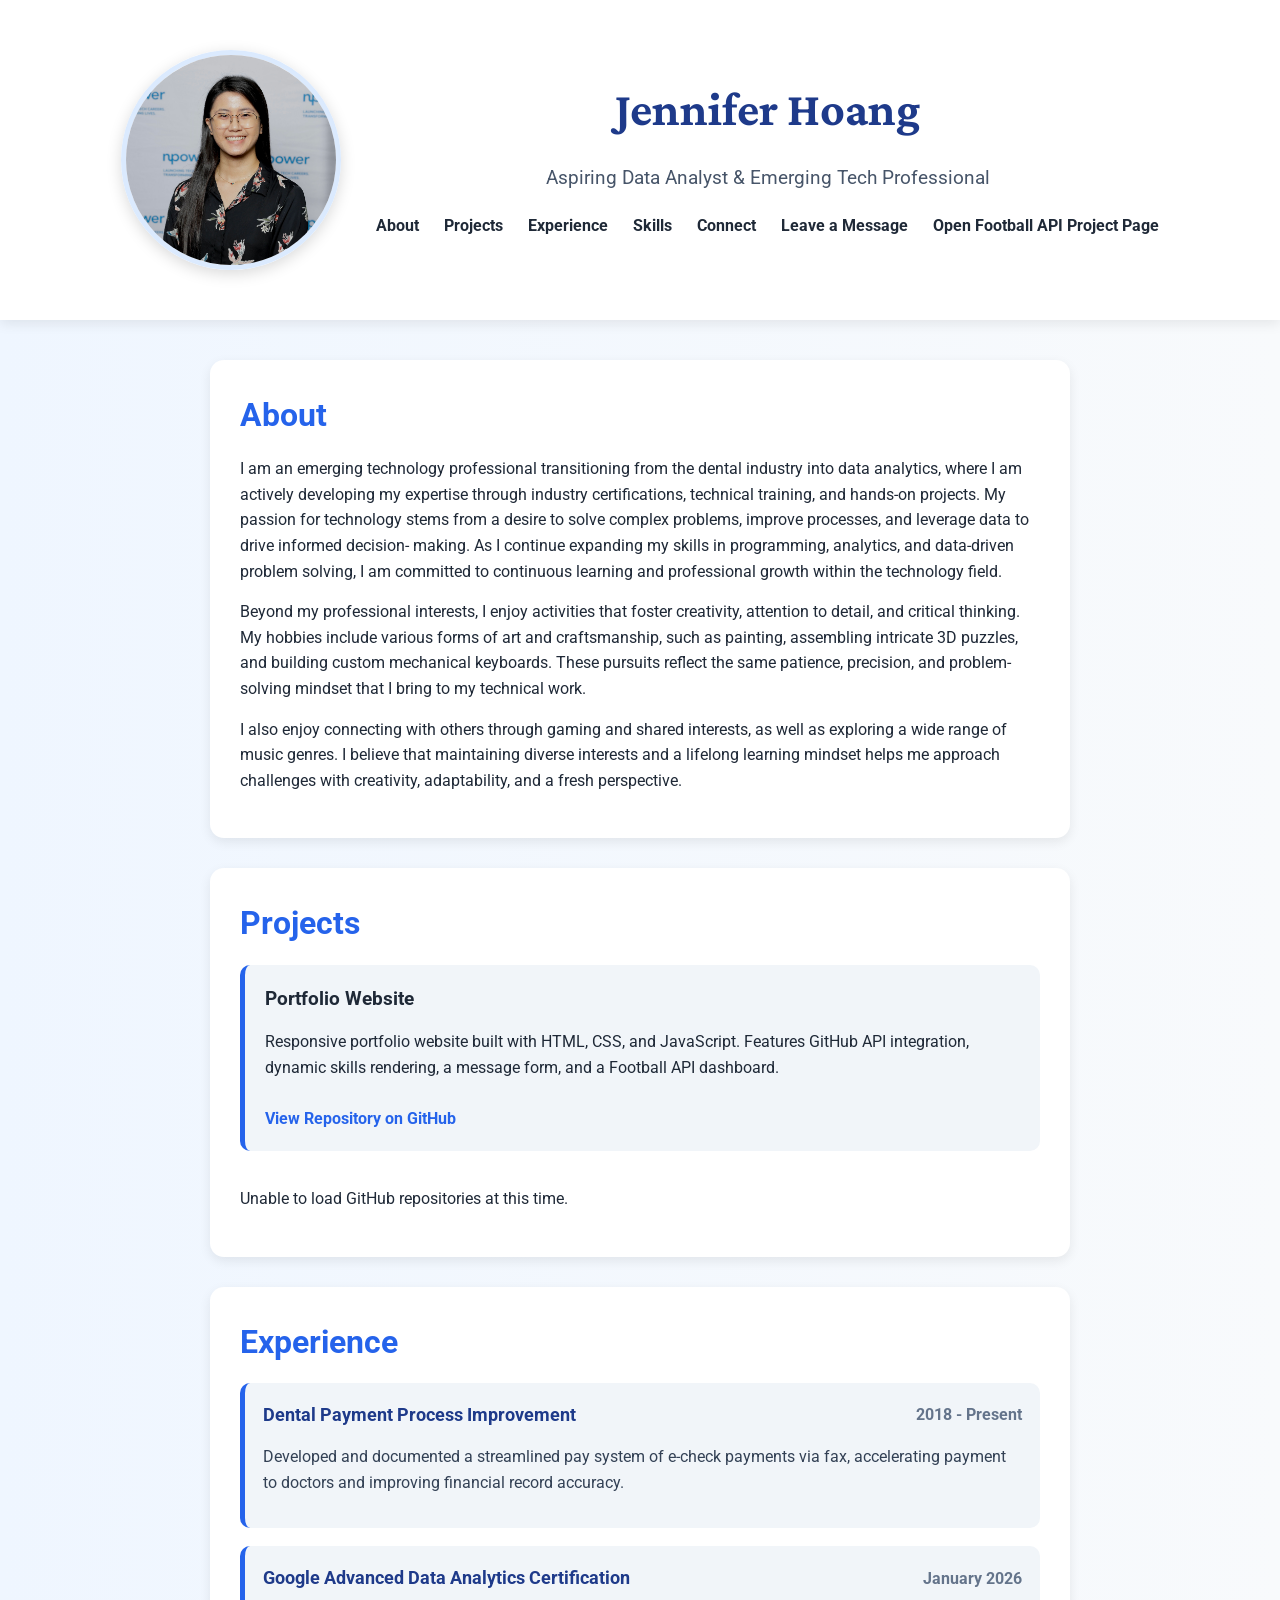
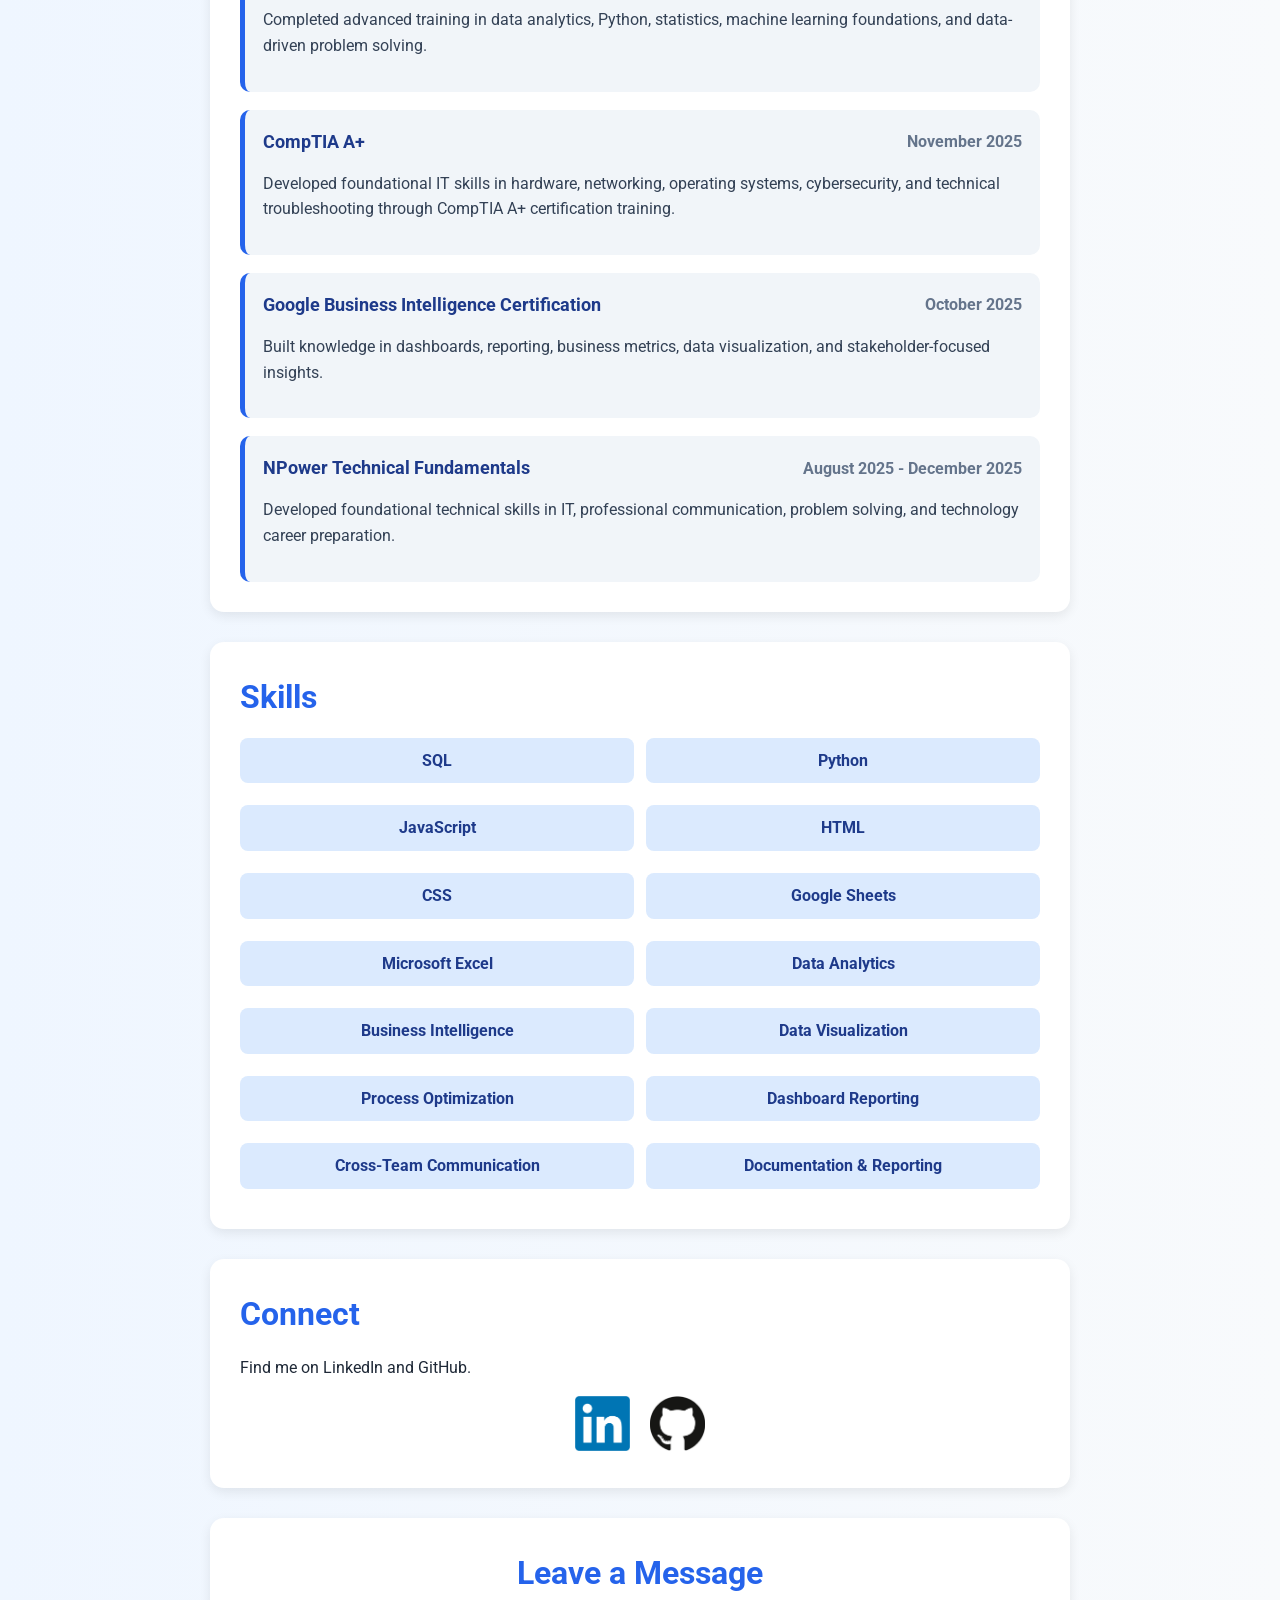
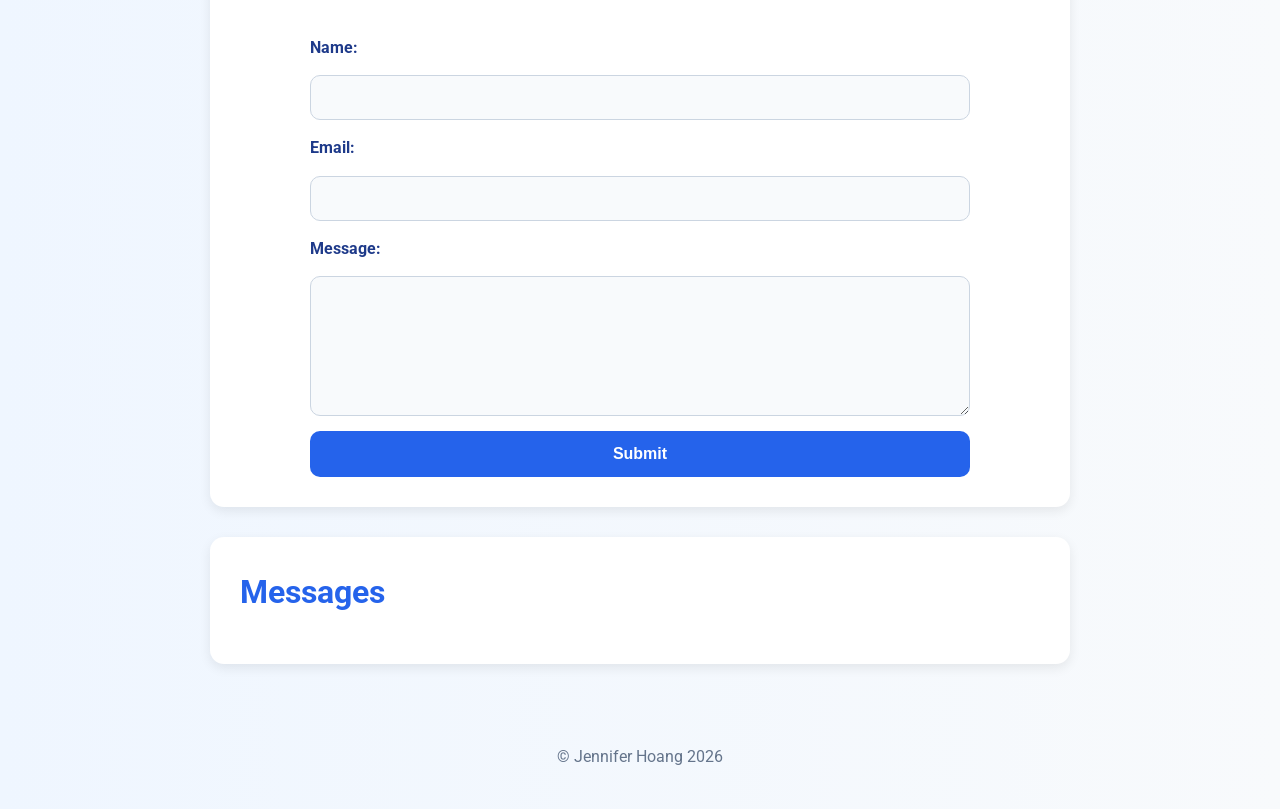
<file: index.html>
<!DOCTYPE html>
<html lang="en">
<head>
    <meta charset="UTF-8">
    <meta name="viewport" content="width=device-width, initial-scale=1.0">
    <meta name="description" content="Jennifer Hoang's Portfolio Website">
    <meta name="author" content="Jennifer Hoang">

    <title>Jennifer Hoang's Portfolio</title>

    <link rel="stylesheet" href="css/index.css">

    <link rel="preconnect" href="https://fonts.googleapis.com">
    <link rel="preconnect" href="https://fonts.gstatic.com" crossorigin>
    <link href="https://fonts.googleapis.com/css2?family=Roboto&family=Crimson+Pro:wght@400;700&display=swap" rel="stylesheet">
</head>

<body>

    <header class="hero">
        <img class="profile-image" src="images/profile.jpeg" alt="Jennifer Hoang Profile Photo">

        <div class="hero-text">
            <h1>Jennifer Hoang</h1>
            <p>Aspiring Data Analyst & Emerging Tech Professional</p>

            <nav>
                <ul>
                    <li><a href="#About">About</a></li>
                    <li><a href="#Projects">Projects</a></li>
                    <li><a href="#Experience">Experience</a></li>
                    <li><a href="#skills">Skills</a></li>
                    <li><a href="#Connect">Connect</a></li>
                    <li><a href="#message">Leave a Message</a></li>
                    <li><a href="football.html">Open Football API Project Page</a></li>
                </ul>
            </nav>
        </div>
    </header>

    <main>

        <section id="About" class="card">
            <h2>About</h2>

            <p>
                I am an emerging technology professional transitioning from the dental industry into data 
                analytics, where I am actively developing my expertise through industry certifications, 
                technical training, and hands-on projects. My passion for technology stems from a desire 
                to solve complex problems, improve processes, and leverage data to drive informed decision-
                making. As I continue expanding my skills in programming, analytics, and data-driven problem
                solving, I am committed to continuous learning and professional growth within the technology
                field.
            </p>

            <p>
                Beyond my professional interests, I enjoy activities that foster creativity, attention to 
                detail, and critical thinking. My hobbies include various forms of art and craftsmanship, 
                such as painting, assembling intricate 3D puzzles, and building custom mechanical keyboards. 
                These pursuits reflect the same patience, precision, and problem-solving mindset that I bring
                to my technical work.
            </p>

            <p>
                I also enjoy connecting with others through gaming and shared interests, as well as exploring 
                a wide range of music genres. I believe that maintaining diverse interests and a lifelong 
                learning mindset helps me approach challenges with creativity, adaptability, and a fresh 
                perspective.
            </p>
        </section>

        <section id="Projects" class="card">
            <h2>Projects</h2>

            <div class="project-highlight">
             <h3>Portfolio Website</h3>

                <p>
                 Responsive portfolio website built with HTML, CSS, and JavaScript.
                 Features GitHub API integration, dynamic skills rendering, a message form,
                 and a Football API dashboard.
                </p>

                <a
                 href="https://github.com/jenferno/jennifer-hoang-spring26"
                 target="_blank"
                 rel="noopener noreferrer"
                 class="project-link"
                 aria-label="View Jennifer Hoang portfolio repository on GitHub"
                >
                 View Repository on GitHub
                </a>
            </div>

                <ul></ul>
        </section>

        <section id="Experience" class="card">
            <h2>Experience</h2>

            <div class="experience-list">

                <div class="experience-item">
                    <div class="experience-header">
                        <h3>Dental Payment Process Improvement</h3>
                        <span>2018 - Present</span>
                    </div>

                    <p>
                        Developed and documented a streamlined pay system of e-check payments
                        via fax, accelerating payment to doctors and improving financial record accuracy.
                    </p>    
                </div>

                <div class="experience-item">
                    <div class="experience-header">
                        <h3>Google Advanced Data Analytics Certification</h3>
                        <span>January 2026</span>
                    </div>

                    <p>
                        Completed advanced training in data analytics, Python, statistics,
                        machine learning foundations, and data-driven problem solving.
                    </p>
                </div>

                <div class="experience-item">
                    <div class="experience-header">
                        <h3>CompTIA A+</h3>
                        <span>November 2025</span>
                    </div>

                    <p>
                        Developed foundational IT skills in hardware, networking, operating systems, 
                        cybersecurity, and technical troubleshooting through CompTIA A+ certification
                        training.
                    </p>
                </div>

                <div class="experience-item">
                    <div class="experience-header">
                        <h3>Google Business Intelligence Certification</h3>
                        <span>October 2025</span>
                    </div>

                    <p>
                        Built knowledge in dashboards, reporting, business metrics,
                        data visualization, and stakeholder-focused insights.
                    </p>
                </div>

                <div class="experience-item">
                    <div class="experience-header">
                        <h3>NPower Technical Fundamentals</h3>
                        <span>August 2025 - December 2025</span>
                    </div>

                    <p>
                        Developed foundational technical skills in IT, professional communication,
                        problem solving, and technology career preparation.
                    </p>
                </div>

            </div>
        </section>

        <section id="skills" class="card">
            <h2>Skills</h2>

            <ul class="skills-list"></ul>
        </section>

        <section id="Connect" class="card">
            <h2>Connect</h2>
            <p>Find me on LinkedIn and GitHub.</p>

            <div class="social-links">

                <a href="https://www.linkedin.com/in/jennifernhoang8/"
                   target="_blank"
                   rel="noopener noreferrer"
                   aria-label="Visit Jennifer's LinkedIn profile">
                    <img
                        src="images/linkedin-logo.png"
                        alt="LinkedIn"
                        class="social-icon"
                    >
                </a>

                <a href="https://github.com/jenferno"
                   target="_blank"
                   rel="noopener noreferrer"
                   aria-label="Visit Jennifer's GitHub profile">
                    <img
                        src="images/github-logo.png"
                        alt="GitHub"
                        class="social-icon"
                    >
                </a>

            </div>
        </section>

        <section id="message" class="card">
            <h2>Leave a Message</h2>

            <form name="leave_message">

                <label for="usersName">Name:</label>
                <input
                    type="text"
                    id="usersName"
                    name="usersName"
                    required
                >

                <label for="usersEmail">Email:</label>
                <input
                    type="email"
                    id="usersEmail"
                    name="usersEmail"
                    required
                >

                <label for="usersMessage">Message:</label>
                <textarea
                    id="usersMessage"
                    name="usersMessage"
                    required
                ></textarea>

                <button type="submit">
                    Submit
                </button>

            </form>
        </section>

        <section id="messages" class="card">
            <h2>Messages</h2>
            <ul></ul>
        </section>

    </main>

    <footer></footer>

    <script src="js/index.js"></script>
</body>
</html>
</file>
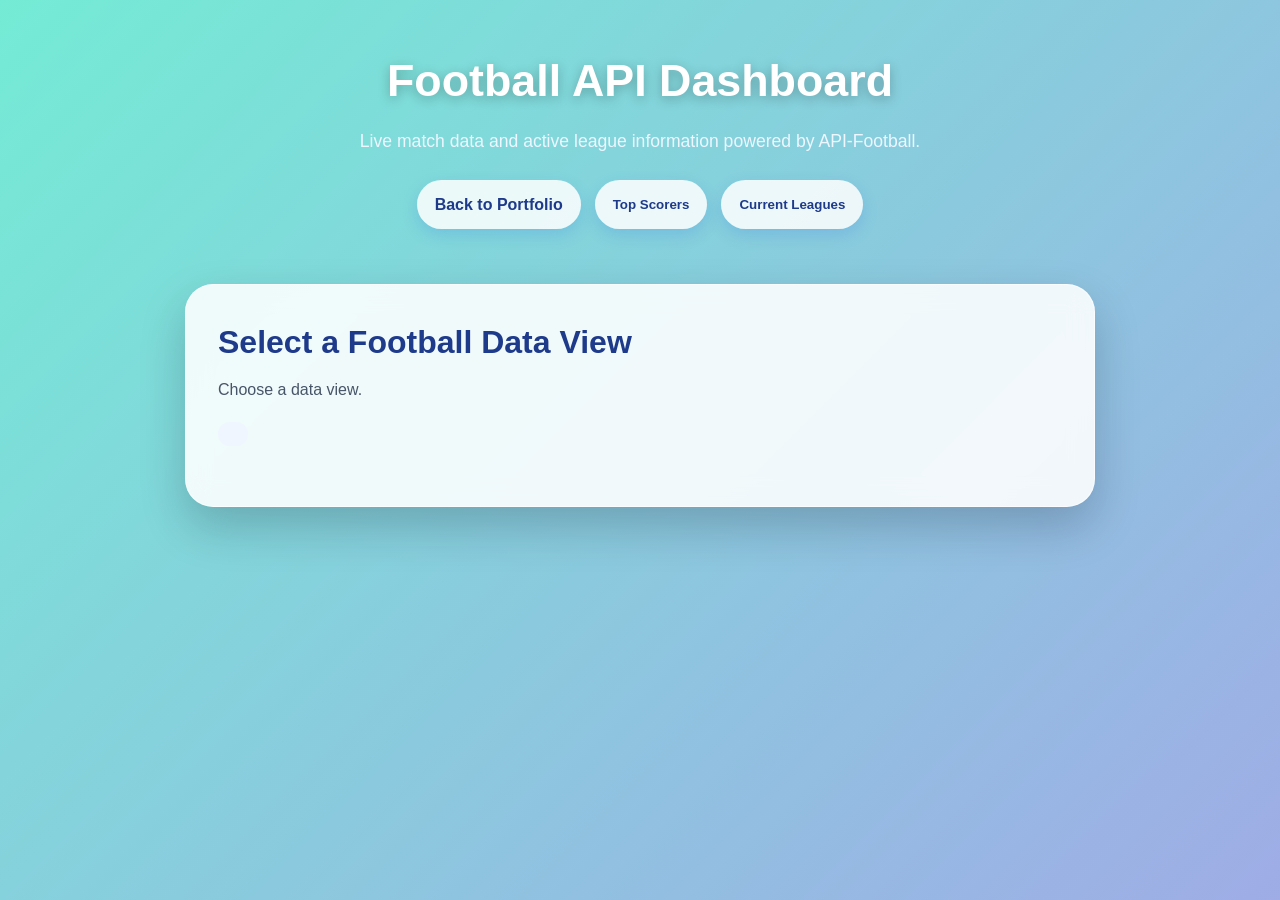
<file: football.html>
<!DOCTYPE html>
<html lang="en">
<head>
    <meta charset="UTF-8">
    <meta name="viewport" content="width=device-width, initial-scale=1.0">
    <title>Football API Dashboard</title>
    <link rel="stylesheet" href="css/football.css">
</head>

<body>
    <header class="page-header">
        <h1>Football API Dashboard</h1>
        <p>Live match data and active league information powered by API-Football.</p>

        <nav class="top-nav">
            <a href="index.html">Back to Portfolio</a>
            <button id="show-scorers" aria-label="Display Premier League top scorers" type="button">Top Scorers</button>
            <button id="show-leagues" aria-label="Display current football leagues" type="button">Current Leagues</button>
        </nav>
    </header>

    <main>
        <section class="dashboard-card">
            <h2 id="data-title">Select a Football Data View</h2>
            <p id="data-description">Choose a data view.</p>

            <div id="status-message" class="status-message"></div>

            <ul id="football-data-list" class="data-list" aria-live="polite"></ul>
        </section>
    </main>

    <script src="js/football.js"></script>
</body>
</html>
</file>
<file: css/index.css>
* {
    margin: 0;
    padding: 0;
    box-sizing: border-box;
}

html {
    scroll-behavior: smooth;
    font-family: 'Roboto', Arial, Helvetica, sans-serif;
}

body {
    background: linear-gradient(to right, #eff6ff, #f8fafc);
    color: #1f2937;
    line-height: 1.6;
}

.hero {
    display: flex;
    align-items: center;
    justify-content: center;
    gap: 35px;
    padding: 50px 25px;
    background-color: white;
    box-shadow: 0 4px 12px rgba(0, 0, 0, 0.08);
    flex-wrap: wrap;
    top: 0;
    z-index: 1000;
}

.profile-image {
    width: 220px;
    height: 220px;
    object-fit: cover;
    border-radius: 50%;
    border: 5px solid #dbeafe;
    box-shadow: 0 4px 15px rgba(0, 0, 0, 0.15);
}

.hero-text {
    text-align: center;
}

h1 {
    font-family: 'Crimson Pro', serif;
    font-size: 3rem;
    color: #1e3a8a;
}

p {
    margin-top: 15px;
    margin-bottom: 15px;
}

.hero-text p {
    font-size: 1.2rem;
    margin-bottom: 20px;
    color: #475569;
}

nav ul {
    display: flex;
    justify-content: center;
    gap: 25px;
    list-style: none;
    flex-wrap: wrap;
}

nav a {
    text-decoration: none;
    color: #1f2937;
    font-weight: bold;
    transition: color 0.3s ease;
}

nav a:hover {
    color: #60a5fa;
}

main {
    max-width: 900px;
    margin: 40px auto;
    padding: 0 20px;
}

.card {
    background-color:white;
    padding: 30px;
    margin-bottom: 30px;
    border-radius: 14px;
    box-shadow: 0 4px 12px rgba(0, 0, 0, 0.08);
    transition: transform 0.3s ease;
}

.card:hover {
    transform: translateY(-4px);
}

h2 {
    font-size: 2rem;
    margin-bottom: 15px;
    color: #2563eb;
}

li {
    margin-bottom: 10px;
}

.project-highlight {
    background-color: #f1f5f9;
    padding: 20px;
    border-left: 5px solid #2563eb;
    border-radius: 10px;
    margin-bottom: 20px;
}

.project-card {
    background-color: #f1f5f9;
    padding: 20px;
    border-left: 5px solid #2563eb;
    border-radius: 10px;
}

.project-link {
    display: inline-block;
    margin-top: 10px;
    color: #2563eb;
    font-weight: bold;
    text-decoration: none;
}

.project-link:hover {
    text-decoration: underline;
}

#Projects ul {
    display: grid;
    grid-template-columns: repeat(auto-fit, minmax(220px, 1fr));
    gap: 15px;
    list-style: none;
    padding-left: 0;
}

#Projects li {
    background-color: #f1f5f9;
    padding: 15px;
    border-left: 5px solid #60a5fa;
    border-radius: 8px;
    list-style: none;
    transition: transform 0.3s ease;
}

#Projects li:hover {
    transform: translateX(5px);
}

@media (max-width: 600px) {
    #Projects ul {
        grid-template-columns: 1fr;
    }
}

.experience-list {
    display: flex;
    flex-direction: column;
    gap: 18px;
}

.experience-item {
    background-color: #f1f5f9;
    padding: 18px;
    border-left: 5px solid #2563eb;
    border-radius: 10px;
}

.experience-header {
    display: flex;
    justify-content: space-between;
    align-items: center;
    gap: 15px;
    margin-bottom: 10px;
}

.experience-header h3 {
    font-size: 1.1rem;
    color: #1e3a8a;
}

.experience-header span {
    font-weight: bold;
    color: #64748b;
    white-space: nowrap;
}

.experience-item p {
    color: #334155;
}

.skills-list {
    display: grid;
    grid-template-columns: repeat(2, 1fr);
    gap: 12px;
    list-style: none;
    padding-left: 0;
}

.skills-list li {
    background-color: #dbeafe;
    color: #1e3a8a;
    padding: 10px;
    border-radius: 8px;
    text-align: center;
    font-weight: bold;
}

.social-links {
    display: flex;
    justify-content: center;
    gap: 20px;
    margin-top: 15px;
}

.social-icon {
    width: 55px;
    height: 55px;
    transition: transform 0.3s ease;
}

.social-icon:hover {
    transform: scale(1.12);
}
footer {
    text-align: center;
    padding: 25px;
    color: #64748b;
}
#message {
    display: flex;
    flex-direction: column;
    align-items: center;
}

#message h2,
#message p {
    text-align: center;
}

#message form {
    width: 100%;
    max-width: 700px;
    margin: 20px auto 0 auto;
    padding: 0 20px;
    display: flex;
    flex-direction: column;
    gap: 15px;
}

#message label {
    font-weight: bold;
    color: #1e3a8a;
}

#message input,
#message textarea {
    width: 100%;
    padding: 12px;
    border: 1px solid #cbd5e1;
    border-radius: 10px;
    background-color: #f8fafc;
    color: #1f2937;
    font-family: 'Roboto', Arial, Helvetica, sans-serif;
    font-size: 1rem;
    transition: border-color 0.3s ease, box-shadow 0.3s ease;
}

#message input:focus,
#message textarea:focus {
    outline: none;
    border-color: #2563eb;
    box-shadow: 0 0 8px rgba(37, 99, 235, 0.25);
}

#message textarea {
    min-height: 140px;
    resize: vertical;
}

#message button {
    background-color: #2563eb;
    color: white;
    border: none;
    border-radius: 10px;
    padding: 14px;
    font-size: 1rem;
    font-weight: bold;
    cursor: pointer;
    transition: background-color 0.3s ease, transform 0.3s ease;
}

#message button:hover {
    background-color: #1d4ed8;
    transform: translateY(-2px);
}

#messages ul {
    list-style: none;
    padding-left: 0;
}

#messages li {
    background-color: #f1f5f9;
    padding: 15px;
    border-left: 5px solid #2563eb;
    border-radius: 8px;
    margin-bottom: 12px;
    display: flex;
    justify-content: space-between;
    gap: 15px;
    align-items: center;
    flex-wrap: wrap;
}

#messages a {
    color: #1e3a8a;
    font-weight: bold;
    text-decoration: none;
}

#messages span {
    color: #334155;
}

#messages button {
    background-color: #ef4444;
    color: white;
    border: none;
    border-radius: 8px;
    padding: 8px 12px;
    cursor: pointer;
    font-weight: bold;
}

#messages button:hover {
    background-color: #dc2626;
}

@media (max-width: 600px) {
    h1 {
        font-size: 2.2rem;
    }

    .hero {
        flex-direction: column;
        text-align: center;
        position: relative;
    }

    .profile-image {
        width: 180px;
        height: 180px;
    }

    nav ul {
        gap: 12px;
    }

    .skills-list {
        grid-template-columns: 1fr;
    }

    .experience-header {
        flex-direction: column;
        align-items: flex-start;
    }

    #message form {
        padding: 0;
    }
}
</file>
<file: css/football.css>
* {
    margin: 0;
    padding: 0;
    box-sizing: border-box;
}

body {
    font-family: Arial, Helvetica, sans-serif;
    min-height: 100vh;
    background: linear-gradient(135deg, #74ebd5, #9face6);
    color: #102a43;
    line-height: 1.6;
}

/* Header */

.page-header {
    text-align: center;
    padding: 45px 20px 35px;
    color: white;
}

.page-header h1 {
    font-size: 2.8rem;
    margin-bottom: 10px;
    text-shadow: 0 3px 12px rgba(0, 0, 0, 0.25);
}

.page-header p {
    font-size: 1.1rem;
    color: #eef6ff;
    margin-bottom: 25px;
}

/* Navigation */

.top-nav {
    display: flex;
    justify-content: center;
    gap: 14px;
    flex-wrap: wrap;
}

.top-nav a,
.top-nav button {
    background-color: rgba(255, 255, 255, 0.85);
    color: #1e3a8a;
    border: none;
    padding: 12px 18px;
    border-radius: 999px;
    font-weight: bold;
    text-decoration: none;
    cursor: pointer;
    box-shadow: 0 6px 16px rgba(37, 99, 235, 0.18);
    transition: transform 0.3s ease,
                background-color 0.3s ease,
                box-shadow 0.3s ease;
}

.top-nav a:hover,
.top-nav button:hover {
    background-color: white;
    transform: translateY(-3px);
    box-shadow: 0 8px 20px rgba(37, 99, 235, 0.28);
}

/* Main Layout */

main {
    max-width: 950px;
    margin: 20px auto 50px;
    padding: 0 20px;
}

/* Weather App Style Card */

.dashboard-card {
    background: rgba(255, 255, 255, 0.88);
    backdrop-filter: blur(12px);
    padding: 32px;
    border-radius: 28px;
    box-shadow: 0 20px 45px rgba(15, 23, 42, 0.22);
    border: 1px solid rgba(255, 255, 255, 0.65);
}

.dashboard-card h2 {
    font-size: 2rem;
    color: #1e3a8a;
    margin-bottom: 8px;
}

#data-description {
    color: #475569;
    margin-bottom: 20px;
}

.status-message {
    background-color: #eff6ff;
    color: #2563eb;
    padding: 12px 15px;
    border-radius: 14px;
    margin-bottom: 20px;
    font-weight: bold;
    display: inline-block;
}

/* Data Cards */

.data-list {
    list-style: none;
    display: grid;
    grid-template-columns: repeat(auto-fit, minmax(300px, 1fr));
    gap: 20px;
    padding-left: 0;
}

.data-list li {
    background: linear-gradient(180deg, #ffffff, #eff6ff);
    color: #0f172a;
    padding: 22px;
    border-radius: 22px;
    box-shadow: 0 10px 24px rgba(30, 64, 175, 0.12);
    border: 1px solid #dbeafe;
    transition: transform 0.3s ease,
                box-shadow 0.3s ease;
    height: 100%;
    display: flex;
    flex-direction: column;
}

.data-list li:hover {
    transform: translateY(-5px);
    box-shadow: 0 14px 30px rgba(30, 64, 175, 0.2);
    text-align: center;
}

.data-list h3 {
    color: #1e40af;
    font-size: 1.25rem;
    margin-bottom: 12px;
}

.country-flag {
    display: inline-block;
}

.data-list p {
    color: #334155;
    margin-bottom: 8px;
}

.data-list strong {
    color: #0f172a;
}

/* Mobile */

@media (max-width: 600px) {
    .page-header h1 {
        font-size: 2.1rem;
    }

    .page-header {
        padding: 35px 15px 25px;
    }

    .dashboard-card {
        padding: 24px;
        border-radius: 22px;
    }

    .top-nav {
        flex-direction: column;
        align-items: center;
    }

    .top-nav a,
    .top-nav button {
        width: 100%;
        max-width: 280px;
    }
}

.player-card-header {
    display: flex;
    align-items: center;
    gap: 15px;
    margin-bottom: 15px;
}

.player-photo {
    width: 70px;
    height: 70px;
    object-fit: cover;
    border-radius: 50%;
    border: 3px solid #dbeafe;
}

.country-flag {
    width: 24px;
    height: auto;
    margin-right: 8px;
    vertical-align: middle;
    border-radius: 3px;
}

.team-logo {
    width: 24px;
    height: 24px;
    object-fit: contain;
    margin-right: 8px;
    vertical-align: middle;
}

.nationality {
    display: flex;
    align-items: center;
    color: #475569;
    font-weight: bold;
}

/* Better focus styles for keyboard accessibility */
.top-nav a:focus,
.top-nav button:focus {
    outline: 3px solid #1e40af;
    outline-offset: 4px;
}

/* Disabled button state while data is loading */
.top-nav button:disabled {
    opacity: 0.6;
    cursor: not-allowed;
    transform: none;
}

/* Prevent images from stretching or breaking layout */
img {
    max-width: 100%;
}

/* Slightly better player-card layout on small screens */
@media (max-width: 480px) {
    .player-card-header {
        flex-direction: column;
        align-items: flex-start;
    }

    .player-photo {
        width: 60px;
        height: 60px;
    }
}
</file>
